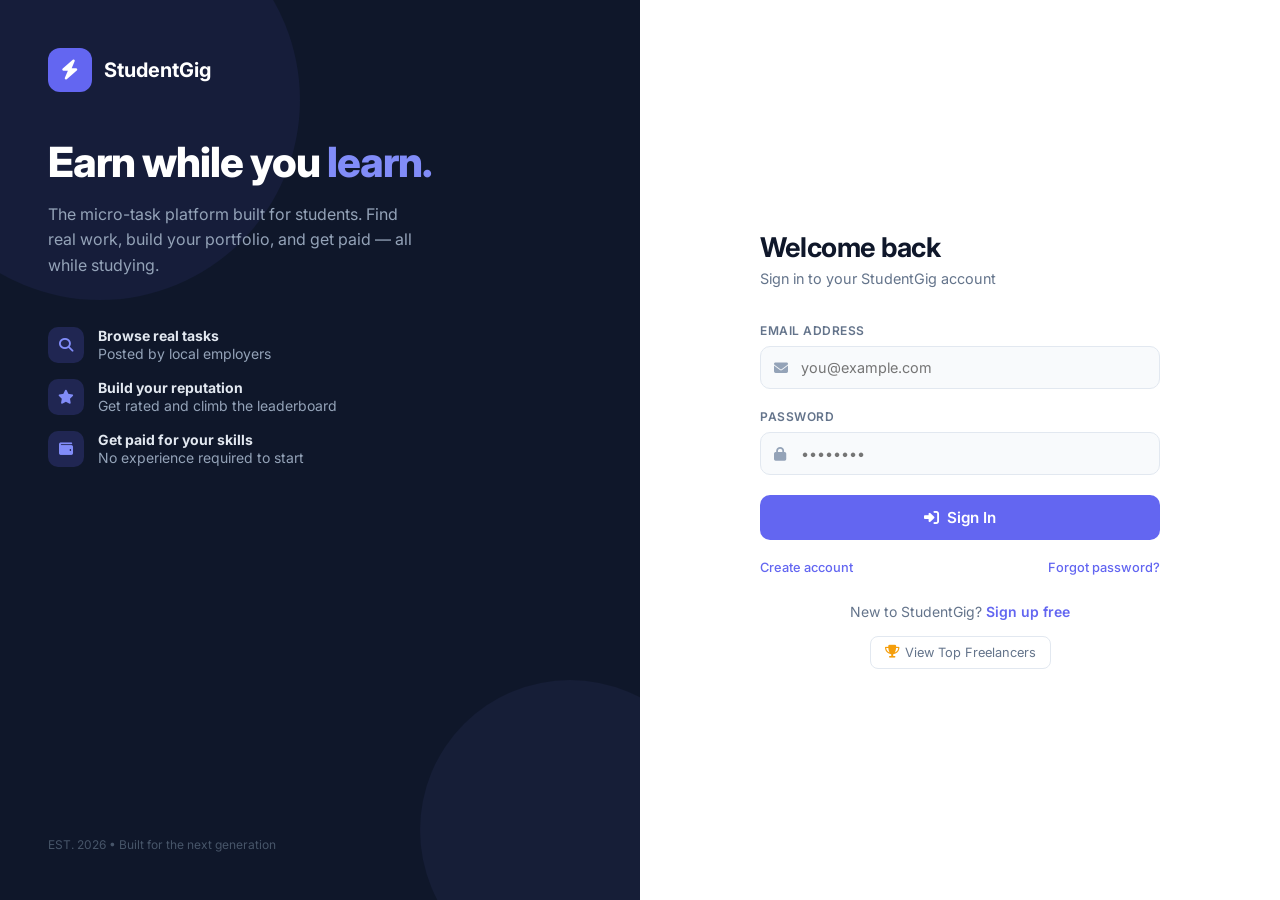
<file: smart_recruitment/index.html>
<!DOCTYPE html>
<html lang="en">
<head>
    <meta charset="UTF-8">
    <meta name="viewport" content="width=device-width, initial-scale=1.0">
    <title>Login | StudentGig</title>
    <link href="https://fonts.googleapis.com/css2?family=Inter:wght@300;400;500;600;700;800&display=swap" rel="stylesheet">
    <link rel="stylesheet" href="https://cdnjs.cloudflare.com/ajax/libs/font-awesome/6.4.0/css/all.min.css">
    <style>
        *{box-sizing:border-box;margin:0;padding:0}
        body{font-family:'Inter',sans-serif;min-height:100vh;display:grid;grid-template-columns:1fr 1fr;background:#0f172a}
        /* LEFT PANEL */
        .left{background:#0f172a;display:flex;flex-direction:column;justify-content:space-between;padding:48px;position:relative;overflow:hidden}
        .left::before{content:'';position:absolute;top:-100px;left:-100px;width:400px;height:400px;background:#6366f1;border-radius:50%;opacity:0.08;pointer-events:none}
        .left::after{content:'';position:absolute;bottom:-80px;right:-80px;width:300px;height:300px;background:#818cf8;border-radius:50%;opacity:0.06;pointer-events:none}
        .logo-area{position:relative;z-index:1}
        .logo-box{display:inline-flex;align-items:center;gap:12px;margin-bottom:48px}
        .logo-icon{width:44px;height:44px;background:#6366f1;border-radius:12px;display:flex;align-items:center;justify-content:center;color:white;font-size:20px}
        .logo-text{font-size:1.25rem;font-weight:700;color:white}
        .hero-text h1{font-size:2.6rem;font-weight:800;color:white;line-height:1.1;letter-spacing:-1px;margin-bottom:16px}
        .hero-text h1 span{color:#818cf8}
        .hero-text p{color:#94a3b8;font-size:1rem;line-height:1.6;max-width:380px}
        .features{display:flex;flex-direction:column;gap:16px;margin-top:48px;position:relative;z-index:1}
        .feature{display:flex;align-items:center;gap:14px}
        .feature-dot{width:36px;height:36px;background:rgba(99,102,241,0.2);border-radius:10px;display:flex;align-items:center;justify-content:center;color:#818cf8;font-size:14px;flex-shrink:0}
        .feature-text{font-size:0.875rem;color:#94a3b8}
        .feature-text strong{color:#e2e8f0;display:block;margin-bottom:1px}
        .bottom-strip{color:#475569;font-size:0.75rem;position:relative;z-index:1}
        /* RIGHT PANEL */
        .right{background:white;display:flex;align-items:center;justify-content:center;padding:48px}
        .form-box{width:100%;max-width:400px}
        .form-box h2{font-size:1.7rem;font-weight:700;color:#0f172a;letter-spacing:-0.5px;margin-bottom:6px}
        .form-box .sub{color:#64748b;font-size:0.9rem;margin-bottom:36px}
        .form-group{margin-bottom:20px}
        .form-label{display:block;font-size:0.75rem;font-weight:600;color:#64748b;text-transform:uppercase;letter-spacing:0.5px;margin-bottom:8px}
        .input-wrap{position:relative}
        .input-wrap i{position:absolute;left:14px;top:50%;transform:translateY(-50%);color:#94a3b8;font-size:14px}
        .form-control{width:100%;padding:12px 14px 12px 40px;border:1.5px solid #e2e8f0;border-radius:10px;font-size:0.9rem;font-family:inherit;color:#0f172a;outline:none;transition:border-color 0.2s,box-shadow 0.2s;background:#f8fafc}
        .form-control:focus{border-color:#6366f1;box-shadow:0 0 0 3px rgba(99,102,241,0.1);background:white}
        .btn-login{width:100%;padding:13px;background:#6366f1;color:white;border:none;border-radius:10px;font-size:0.95rem;font-weight:600;cursor:pointer;font-family:inherit;transition:all 0.2s;margin-top:8px;display:flex;align-items:center;justify-content:center;gap:8px}
        .btn-login:hover{background:#4f46e5;transform:translateY(-1px);box-shadow:0 8px 24px rgba(99,102,241,0.3)}
        .divider{text-align:center;color:#94a3b8;font-size:0.8rem;margin:20px 0;position:relative}
        .divider::before,.divider::after{content:'';position:absolute;top:50%;width:42%;height:1px;background:#e2e8f0}
        .divider::before{left:0}.divider::after{right:0}
        .links-row{display:flex;justify-content:space-between;margin-top:20px}
        .links-row a{font-size:0.8rem;color:#6366f1;text-decoration:none;font-weight:500}
        .links-row a:hover{text-decoration:underline}
        .register-row{text-align:center;margin-top:28px;font-size:0.875rem;color:#64748b}
        .register-row a{color:#6366f1;font-weight:600;text-decoration:none}
        .register-row a:hover{text-decoration:underline}
        .leaderboard-link{display:inline-flex;align-items:center;gap:6px;margin-top:16px;font-size:0.8rem;color:#64748b;text-decoration:none;border:1px solid #e2e8f0;padding:8px 14px;border-radius:8px;transition:all 0.2s}
        .leaderboard-link:hover{border-color:#6366f1;color:#6366f1}
        @media(max-width:768px){body{grid-template-columns:1fr}.left{display:none}}
    </style>
</head>
<body>
<div class="left">
    <div class="logo-area">
        <div class="logo-box">
            <div class="logo-icon"><i class="fas fa-bolt"></i></div>
            <span class="logo-text">StudentGig</span>
        </div>
        <div class="hero-text">
            <h1>Earn while you <span>learn.</span></h1>
            <p>The micro-task platform built for students. Find real work, build your portfolio, and get paid — all while studying.</p>
        </div>
        <div class="features">
            <div class="feature"><div class="feature-dot"><i class="fas fa-search"></i></div><div class="feature-text"><strong>Browse real tasks</strong>Posted by local employers</div></div>
            <div class="feature"><div class="feature-dot"><i class="fas fa-star"></i></div><div class="feature-text"><strong>Build your reputation</strong>Get rated and climb the leaderboard</div></div>
            <div class="feature"><div class="feature-dot"><i class="fas fa-wallet"></i></div><div class="feature-text"><strong>Get paid for your skills</strong>No experience required to start</div></div>
        </div>
    </div>
    <div class="bottom-strip">EST. 2026 &bull; Built for the next generation</div>
</div>

<div class="right">
    <div class="form-box">
        <h2>Welcome back</h2>
        <p class="sub">Sign in to your StudentGig account</p>

        <form action="login.php" method="POST">
            <div class="form-group">
                <label class="form-label">Email Address</label>
                <div class="input-wrap">
                    <i class="fas fa-envelope"></i>
                    <input class="form-control" type="email" name="email" placeholder="you@example.com" required>
                </div>
            </div>
            <div class="form-group">
                <label class="form-label">Password</label>
                <div class="input-wrap">
                    <i class="fas fa-lock"></i>
                    <input class="form-control" type="password" name="password" placeholder="••••••••" required>
                </div>
            </div>
            <button type="submit" name="login" class="btn-login"><i class="fas fa-sign-in-alt"></i> Sign In</button>
        </form>

        <div class="links-row">
            <a href="register.html">Create account</a>
            <a href="forgot_password.php">Forgot password?</a>
        </div>

        <div class="register-row">
            New to StudentGig? <a href="register.html">Sign up free</a>
        </div>

        <div style="text-align:center;">
            <a href="leaderboard.php" class="leaderboard-link"><i class="fas fa-trophy" style="color:#f59e0b"></i> View Top Freelancers</a>
        </div>
    </div>
</div>
</body>
</html>
</file>
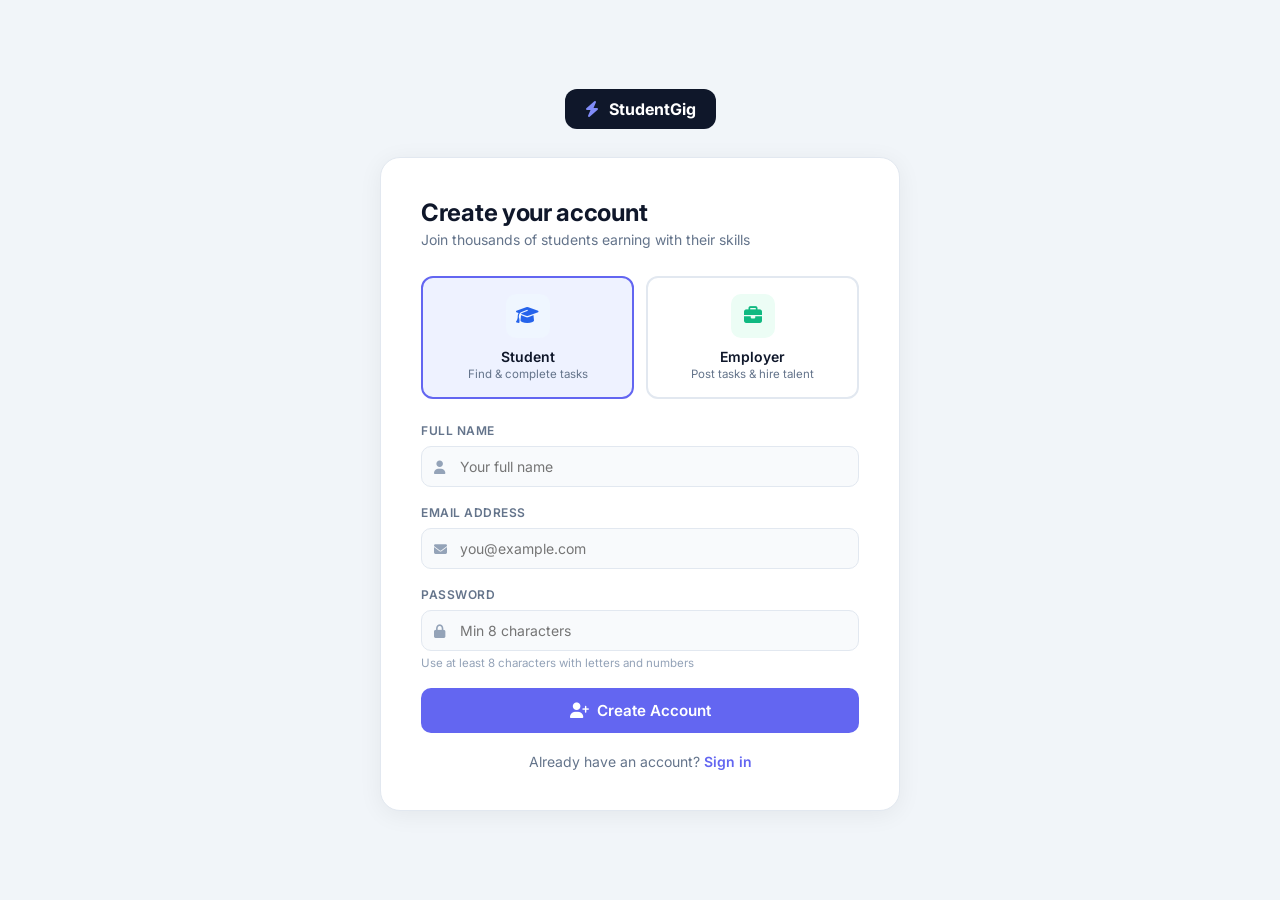
<file: smart_recruitment/register.html>
<!DOCTYPE html>
<html lang="en">
<head>
    <meta charset="UTF-8">
    <meta name="viewport" content="width=device-width, initial-scale=1.0">
    <title>Register | StudentGig</title>
    <link href="https://fonts.googleapis.com/css2?family=Inter:wght@300;400;500;600;700;800&display=swap" rel="stylesheet">
    <link rel="stylesheet" href="https://cdnjs.cloudflare.com/ajax/libs/font-awesome/6.4.0/css/all.min.css">
    <style>
        *{box-sizing:border-box;margin:0;padding:0}
        body{font-family:'Inter',sans-serif;min-height:100vh;background:#f1f5f9;display:flex;align-items:center;justify-content:center;padding:40px 20px}
        .page-wrap{width:100%;max-width:520px}
        .logo-row{text-align:center;margin-bottom:28px}
        .logo-badge{display:inline-flex;align-items:center;gap:10px;background:#0f172a;border-radius:12px;padding:10px 20px;color:white;font-weight:700;font-size:1rem}
        .logo-badge i{color:#818cf8}
        .card{background:white;border-radius:20px;padding:40px;border:1px solid #e2e8f0;box-shadow:0 4px 24px rgba(0,0,0,0.06)}
        .card h2{font-size:1.5rem;font-weight:700;color:#0f172a;letter-spacing:-0.3px;margin-bottom:4px}
        .card p{color:#64748b;font-size:0.875rem;margin-bottom:28px}
        .role-grid{display:grid;grid-template-columns:1fr 1fr;gap:12px;margin-bottom:24px}
        .role-card{border:2px solid #e2e8f0;border-radius:12px;padding:16px;cursor:pointer;transition:all 0.2s;text-align:center;position:relative}
        .role-card:hover{border-color:#a5b4fc;background:#fafbff}
        .role-card.selected{border-color:#6366f1;background:#eef2ff}
        .role-card input{position:absolute;opacity:0;pointer-events:none}
        .role-icon{width:44px;height:44px;border-radius:10px;display:flex;align-items:center;justify-content:center;font-size:18px;margin:0 auto 10px}
        .role-icon.student{background:#eff6ff;color:#2563eb}
        .role-icon.employer{background:#ecfdf5;color:#10b981}
        .role-title{font-size:0.875rem;font-weight:600;color:#0f172a;margin-bottom:2px}
        .role-sub{font-size:0.72rem;color:#64748b}
        .form-group{margin-bottom:18px}
        .form-label{display:block;font-size:0.75rem;font-weight:600;color:#64748b;text-transform:uppercase;letter-spacing:0.5px;margin-bottom:8px}
        .input-wrap{position:relative}
        .input-wrap i{position:absolute;left:13px;top:50%;transform:translateY(-50%);color:#94a3b8;font-size:13px}
        .form-control{width:100%;padding:11px 13px 11px 38px;border:1.5px solid #e2e8f0;border-radius:10px;font-size:0.875rem;font-family:inherit;color:#0f172a;outline:none;transition:border-color 0.2s,box-shadow 0.2s;background:#f8fafc}
        .form-control:focus{border-color:#6366f1;box-shadow:0 0 0 3px rgba(99,102,241,0.1);background:white}
        .btn-register{width:100%;padding:13px;background:#6366f1;color:white;border:none;border-radius:10px;font-size:0.95rem;font-weight:600;cursor:pointer;font-family:inherit;transition:all 0.2s;display:flex;align-items:center;justify-content:center;gap:8px;margin-top:8px}
        .btn-register:hover{background:#4f46e5;transform:translateY(-1px);box-shadow:0 8px 24px rgba(99,102,241,0.3)}
        .login-row{text-align:center;margin-top:20px;font-size:0.875rem;color:#64748b}
        .login-row a{color:#6366f1;font-weight:600;text-decoration:none}
        .password-hint{font-size:0.72rem;color:#94a3b8;margin-top:5px}
    </style>
</head>
<body>
<div class="page-wrap">
    <div class="logo-row">
        <div class="logo-badge"><i class="fas fa-bolt"></i> StudentGig</div>
    </div>
    <div class="card">
        <h2>Create your account</h2>
        <p>Join thousands of students earning with their skills</p>

        <div class="role-grid">
            <label class="role-card selected" id="card-student">
                <input type="radio" name="role_visual" value="candidate" checked>
                <div class="role-icon student"><i class="fas fa-graduation-cap"></i></div>
                <div class="role-title">Student</div>
                <div class="role-sub">Find & complete tasks</div>
            </label>
            <label class="role-card" id="card-employer">
                <input type="radio" name="role_visual" value="employer">
                <div class="role-icon employer"><i class="fas fa-briefcase"></i></div>
                <div class="role-title">Employer</div>
                <div class="role-sub">Post tasks & hire talent</div>
            </label>
        </div>

        <form action="register.php" method="POST" id="regForm">
            <input type="hidden" name="role" id="roleField" value="candidate">

            <div class="form-group">
                <label class="form-label">Full Name</label>
                <div class="input-wrap">
                    <i class="fas fa-user"></i>
                    <input class="form-control" type="text" name="name" placeholder="Your full name" required>
                </div>
            </div>
            <div class="form-group">
                <label class="form-label">Email Address</label>
                <div class="input-wrap">
                    <i class="fas fa-envelope"></i>
                    <input class="form-control" type="email" name="email" placeholder="you@example.com" required>
                </div>
            </div>
            <div class="form-group">
                <label class="form-label">Password</label>
                <div class="input-wrap">
                    <i class="fas fa-lock"></i>
                    <input class="form-control" type="password" name="password" placeholder="Min 8 characters" required>
                </div>
                <div class="password-hint">Use at least 8 characters with letters and numbers</div>
            </div>

            <button type="submit" name="register" class="btn-register"><i class="fas fa-user-plus"></i> Create Account</button>
        </form>

        <div class="login-row">Already have an account? <a href="index.html">Sign in</a></div>
    </div>
</div>
<script>
document.querySelectorAll('.role-card').forEach(card => {
    card.addEventListener('click', function() {
        document.querySelectorAll('.role-card').forEach(c => c.classList.remove('selected'));
        this.classList.add('selected');
        document.getElementById('roleField').value = this.querySelector('input').value;
    });
});
</script>
</body>
</html>
</file>
